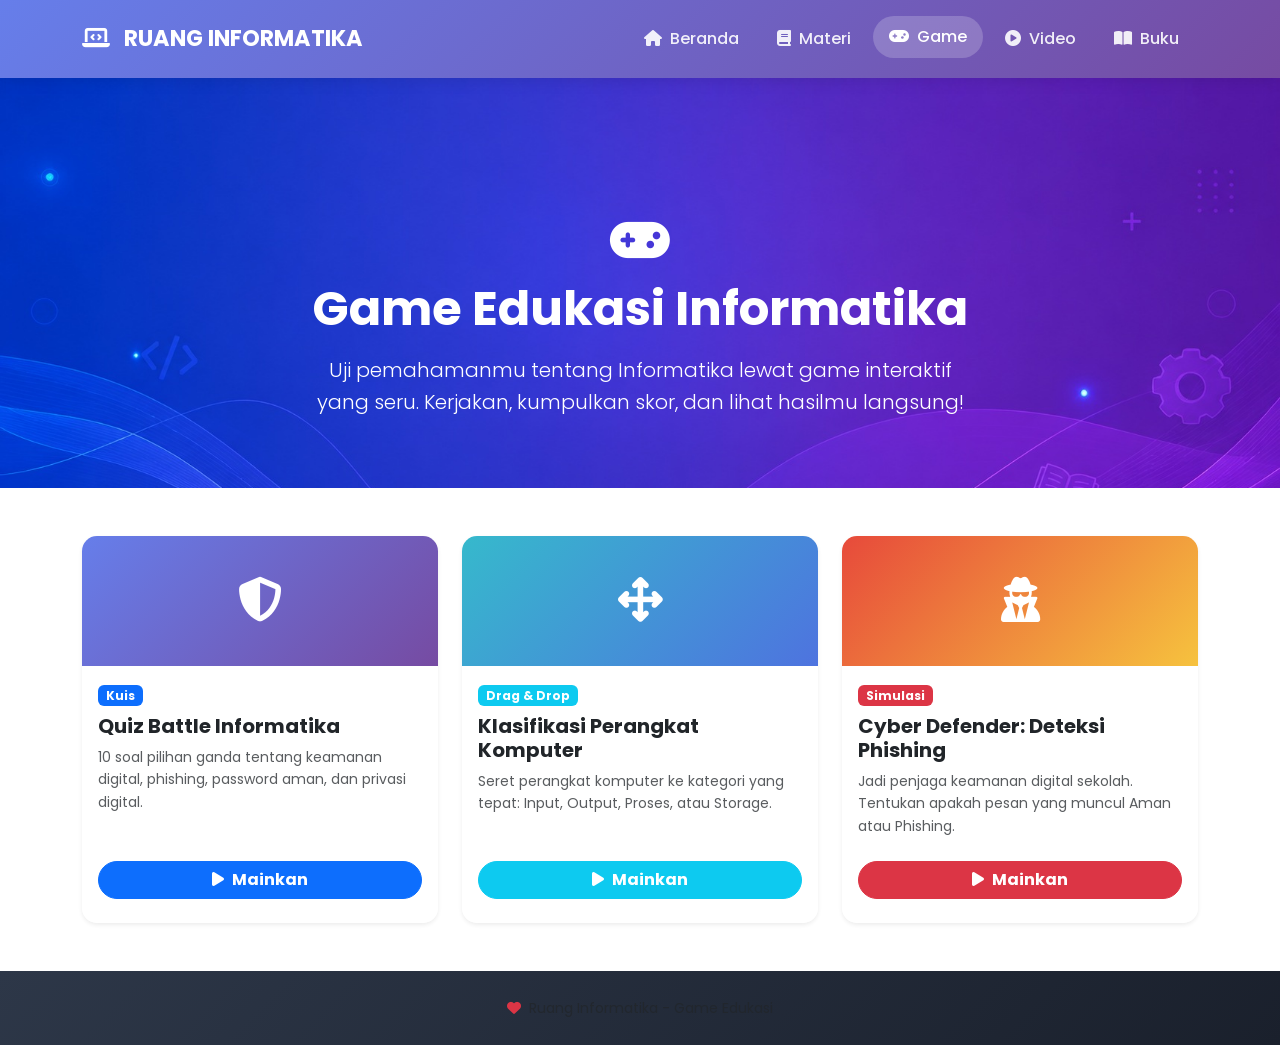
<file: game.html>
<!DOCTYPE html>
<html lang="id">
<head>
<meta charset="UTF-8">
<meta name="viewport" content="width=device-width, initial-scale=1.0">
<title>Game Edukasi - Ruang Informatika</title>
<link href="https://cdn.jsdelivr.net/npm/bootstrap@5.3.2/dist/css/bootstrap.min.css" rel="stylesheet">
<link href="https://fonts.googleapis.com/css2?family=Poppins:wght@300;400;500;600;700&display=swap" rel="stylesheet">
<link rel="stylesheet" href="https://cdnjs.cloudflare.com/ajax/libs/font-awesome/6.4.2/css/all.min.css">
<link rel="stylesheet" href="style.css">
</head>
<body>

<!-- NAVBAR -->
<nav class="navbar navbar-expand-lg navbar-dark fixed-top" id="mainNav">
    <div class="container">
        <a class="navbar-brand" href="index.html#beranda">
            <i class="fas fa-laptop-code me-2"></i>
            <span class="fw-bold">RUANG INFORMATIKA</span>
        </a>
        <button class="navbar-toggler" type="button" data-bs-toggle="collapse" data-bs-target="#navbarNav">
            <span class="navbar-toggler-icon"></span>
        </button>
        <div class="collapse navbar-collapse" id="navbarNav">
            <ul class="navbar-nav ms-auto">
                <li class="nav-item"><a class="nav-link" href="index.html#beranda"><i class="fas fa-home me-1"></i> Beranda</a></li>
                <li class="nav-item"><a class="nav-link" href="materi.html"><i class="fas fa-book me-1"></i> Materi</a></li>
                <li class="nav-item"><a class="nav-link active" href="game.html"><i class="fas fa-gamepad me-1"></i> Game</a></li>
                <li class="nav-item"><a class="nav-link" href="index.html#video"><i class="fas fa-play-circle me-1"></i> Video</a></li>
                <li class="nav-item"><a class="nav-link" href="index.html#buku"><i class="fas fa-book-open me-1"></i> Buku</a></li>
            </ul>
        </div>
    </div>
</nav>

<!-- HERO GAME -->
<section class="game-hero d-flex align-items-center">
    <div class="container text-center text-white">
        <i class="fas fa-gamepad fa-3x mb-3 opacity-90"></i>
        <h1 class="fw-bold display-5 mb-3">Game Edukasi Informatika</h1>
        <p class="lead mb-0 mx-auto" style="max-width:650px;">
            Uji pemahamanmu tentang Informatika lewat game interaktif yang seru.
            Kerjakan, kumpulkan skor, dan lihat hasilmu langsung!
        </p>
    </div>
</section>

<!-- DAFTAR GAME -->
<section class="py-5" id="daftar-game">
    <div class="container">
        <div class="row g-4" id="gameListRow">

            <!-- Card Game 1 -->
            <div class="col-md-6 col-lg-4">
                <div class="card game-card h-100 border-0 shadow-sm">
                    <div class="card-img-top game-card-icon bg-gradient-primary">
                        <i class="fas fa-shield-halved"></i>
                    </div>
                    <div class="card-body">
                        <span class="badge bg-primary mb-2">Kuis</span>
                        <h5 class="card-title fw-bold">Quiz Battle Informatika</h5>
                        <p class="card-text text-muted small">10 soal pilihan ganda tentang keamanan digital, phishing, password aman, dan privasi digital.</p>
                    </div>
                    <div class="card-footer bg-white border-0 pb-4">
                        <button class="btn btn-primary w-100 rounded-pill fw-bold btn-mainkan" data-game="quiz">
                            <i class="fas fa-play me-2"></i>Mainkan
                        </button>
                    </div>
                </div>
            </div>

            <!-- Card Game 2 -->
            <div class="col-md-6 col-lg-4">
                <div class="card game-card h-100 border-0 shadow-sm">
                    <div class="card-img-top game-card-icon bg-gradient-info">
                        <i class="fas fa-arrows-up-down-left-right"></i>
                    </div>
                    <div class="card-body">
                        <span class="badge bg-info mb-2">Drag & Drop</span>
                        <h5 class="card-title fw-bold">Klasifikasi Perangkat Komputer</h5>
                        <p class="card-text text-muted small">Seret perangkat komputer ke kategori yang tepat: Input, Output, Proses, atau Storage.</p>
                    </div>
                    <div class="card-footer bg-white border-0 pb-4">
                        <button class="btn btn-info w-100 rounded-pill fw-bold text-white btn-mainkan" data-game="dragdrop">
                            <i class="fas fa-play me-2"></i>Mainkan
                        </button>
                    </div>
                </div>
            </div>

            <!-- Card Game 3 -->
            <div class="col-md-6 col-lg-4">
                <div class="card game-card h-100 border-0 shadow-sm">
                    <div class="card-img-top game-card-icon bg-gradient-danger">
                        <i class="fas fa-user-secret"></i>
                    </div>
                    <div class="card-body">
                        <span class="badge bg-danger mb-2">Simulasi</span>
                        <h5 class="card-title fw-bold">Cyber Defender: Deteksi Phishing</h5>
                        <p class="card-text text-muted small">Jadi penjaga keamanan digital sekolah. Tentukan apakah pesan yang muncul Aman atau Phishing.</p>
                    </div>
                    <div class="card-footer bg-white border-0 pb-4">
                        <button class="btn btn-danger w-100 rounded-pill fw-bold btn-mainkan" data-game="cyber">
                            <i class="fas fa-play me-2"></i>Mainkan
                        </button>
                    </div>
                </div>
            </div>

        </div>
    </div>
</section>

<!-- AREA PERMAINAN (tersembunyi sampai dipilih) -->
<section class="py-5 d-none" id="gameArea">
    <div class="container">
        <button class="btn btn-outline-secondary btn-sm mb-4" id="btnKembaliDaftar">
            <i class="fas fa-arrow-left me-1"></i> Kembali ke Daftar Game
        </button>
        <div id="gameContent"></div>
    </div>
</section>

<!-- MODAL FORM IDENTITAS SISWA -->
<div class="modal fade" id="identitasModal" tabindex="-1" aria-hidden="true">
  <div class="modal-dialog modal-dialog-centered">
    <div class="modal-content" style="border-radius:15px;">
      <div class="modal-header" style="background:linear-gradient(135deg,#667eea 0%,#764ba2 100%); color:#fff; border:none;">
        <h5 class="modal-title fw-bold"><i class="fas fa-id-card me-2"></i>Identitas Siswa</h5>
        <button type="button" class="btn-close btn-close-white" data-bs-dismiss="modal"></button>
      </div>
      <div class="modal-body p-4">
        <p class="text-muted small">Isi data diri sebelum mulai bermain. Hasil permainanmu akan tercatat.</p>
        <form id="formIdentitas">
            <div class="mb-3">
                <label class="form-label fw-semibold">Nama Siswa</label>
                <input type="text" class="form-control" id="inputNama" required placeholder="Contoh: Budi Santoso">
            </div>
            <div class="mb-3">
                <label class="form-label fw-semibold">Kelas</label>
                <input type="text" class="form-control" id="inputKelas" required placeholder="Contoh: X TJKT 1">
            </div>
            <button type="submit" class="btn w-100 fw-bold text-white" style="background:linear-gradient(135deg,#667eea 0%,#764ba2 100%); border-radius:10px; padding:10px;">
                <i class="fas fa-play me-2"></i>Mulai Bermain
            </button>
        </form>
      </div>
    </div>
  </div>
</div>

<!-- FOOTER -->
<footer class="footer py-4">
    <div class="container text-center">
        <small class="text-muted"><i class="fas fa-heart text-danger me-1"></i> Ruang Informatika - Game Edukasi</small>
    </div>
</footer>

<button id="backToTop" class="btn btn-primary rounded-circle shadow" title="Kembali ke Atas">
    <i class="fas fa-arrow-up"></i>
</button>

<script src="https://cdn.jsdelivr.net/npm/bootstrap@5.3.2/dist/js/bootstrap.bundle.min.js"></script>
<script src="js/google-sheet.js"></script>
<script src="js/game.js"></script>
</body>
</html>
</file>
<file: style.css>
/* ============================================ */
/* STYLE.CSS - Gaya Tampilan Website            */
/* Dibuat untuk: Belajar Informatika SMK Fase E */
/* ============================================ */

/* --- Variabel Warna (CSS Custom Properties) --- */
:root {
    --primary-color: #4e73df;
    --secondary-color: #858796;
    --success-color: #1cc88a;
    --info-color: #36b9cc;
    --warning-color: #f6c23e;
    --danger-color: #e74a3b;
    --dark-color: #5a5c69;
    --light-color: #f8f9fc;
    --font-family: 'Poppins', sans-serif;
}

/* --- Reset & Base Styles --- */
* {
    margin: 0;
    padding: 0;
    box-sizing: border-box;
}

body {
    font-family: var(--font-family);
    background-color: #ffffff;
    color: #333;
    line-height: 1.6;
    padding-top: 76px; /* Ruang untuk navbar fixed */
}

html {
    scroll-behavior: smooth; /* Scroll halus saat klik navigasi */
}

/* ============================================ */
/* NAVBAR - Gaya Navigasi                       */
/* ============================================ */
#mainNav {
    background: linear-gradient(135deg, #667eea 0%, #764ba2 100%);
    padding: 1rem 0;
    transition: all 0.3s ease;
    box-shadow: 0 2px 15px rgba(0,0,0,0.1);
}

#mainNav.navbar-scrolled {
    padding: 0.5rem 0;
    background: linear-gradient(135deg, #667eea 0%, #764ba2 100%);
    box-shadow: 0 4px 20px rgba(0,0,0,0.15);
}

.navbar-brand {
    font-size: 1.4rem;
    color: #fff !important;
}

.nav-link {
    color: rgba(255,255,255,0.9) !important;
    font-weight: 500;
    padding: 0.5rem 1rem !important;
    border-radius: 25px;
    transition: all 0.3s ease;
    margin: 0 3px;
}

.nav-link:hover,
.nav-link.active {
    color: #fff !important;
    background-color: rgba(255,255,255,0.2);
    transform: translateY(-2px);
}

/* ============================================ */
/* HERO SECTION - Halaman Utama                 */
/* ============================================ */
.hero-section {
    min-height: 100vh;
    background-image: url('images/hero-bg.jpg');
    background-size: cover;
    background-position: center;
    background-repeat: no-repeat;
    color: white;
    position: relative;
    padding: 120px 0 100px;
}

.hero-icon {
    animation: float 3s ease-in-out infinite;
}

.hero-icon i {
    font-size: 5rem;
    color: rgba(255,255,255,0.9);
}

@keyframes float {
    0%, 100% { transform: translateY(0); }
    50% { transform: translateY(-20px); }
}

.hero-section h1 {
    text-shadow: 2px 2px 4px rgba(0,0,0,0.2);
}

.hero-section .lead {
    font-size: 1.2rem;
    opacity: 0.95;
}

/* Tombol Hero */
.hero-section .btn-primary {
    background-color: #fff;
    color: #667eea;
    border: 2px solid #fff;
    font-weight: 600;
    transition: all 0.3s ease;
}

.hero-section .btn-primary:hover {
    background-color: transparent;
    color: #fff;
    transform: translateY(-3px);
    box-shadow: 0 10px 25px rgba(0,0,0,0.2);
}

.hero-section .btn-outline-light {
    border: 2px solid rgba(255,255,255,0.8);
    font-weight: 600;
    transition: all 0.3s ease;
}

.hero-section .btn-outline-light:hover {
    background-color: rgba(255,255,255,0.2);
    transform: translateY(-3px);
    box-shadow: 0 10px 25px rgba(0,0,0,0.2);
}

/* Wave SVG di bawah hero */
.wave-bottom {
    position: absolute;
    bottom: 0;
    left: 0;
    width: 100%;
    line-height: 0;
}

.wave-bottom svg {
    display: block;
    width: 100%;
    height: 80px;
}

/* ============================================ */
/* SECTION STYLES - Judul & Divider             */
/* ============================================ */
.section-title {
    color: #2d3748;
    position: relative;
    display: inline-block;
}

.divider {
    width: 60px;
    height: 4px;
    background: linear-gradient(135deg, #667eea 0%, #764ba2 100%);
    border-radius: 2px;
    margin-top: 15px;
}

/* ============================================ */
/* MATERI SECTION - Card Styles                 */
/* ============================================ */
.materi-card {
    border-radius: 15px;
    overflow: hidden;
    transition: all 0.3s ease;
    background: white;
}

.materi-card:hover {
    transform: translateY(-10px);
    box-shadow: 0 15px 35px rgba(0,0,0,0.1) !important;
}

/* Gradient backgrounds untuk card image */
.bg-gradient-primary { background: linear-gradient(135deg, #667eea 0%, #764ba2 100%); }
.bg-gradient-info { background: linear-gradient(135deg, #36b9cc 0%, #4e73df 100%); }
.bg-gradient-success { background: linear-gradient(135deg, #1cc88a 0%, #36b9cc 100%); }
.bg-gradient-warning { background: linear-gradient(135deg, #f6c23e 0%, #e74a3b 100%); }
.bg-gradient-danger { background: linear-gradient(135deg, #e74a3b 0%, #f6c23e 100%); }
.bg-gradient-secondary { background: linear-gradient(135deg, #858796 0%, #5a5c69 100%); }

.materi-card .card-body {
    padding: 1.5rem;
}

.materi-card .card-title {
    color: #2d3748;
    margin-bottom: 0.75rem;
}

.materi-card .badge {
    font-size: 0.75rem;
    padding: 0.4em 0.8em;
    border-radius: 20px;
}

/* Tab Pills */
.nav-pills .nav-link {
    color: #667eea !important;
    background-color: transparent;
    border: 2px solid #667eea;
    border-radius: 30px;
    padding: 0.6rem 1.5rem;
    font-weight: 600;
    margin: 0 5px 10px;
    transition: all 0.3s ease;
}

.nav-pills .nav-link:hover {
    background-color: #667eea;
    color: white !important;
}

.nav-pills .nav-link.active {
    background: linear-gradient(135deg, #667eea 0%, #764ba2 100%);
    border-color: transparent;
    color: white !important;
    box-shadow: 0 5px 15px rgba(102, 126, 234, 0.4);
}

/* ============================================ */
/* VIDEO SECTION - Card Video                   */
/* ============================================ */
.video-card {
    border-radius: 15px;
    overflow: hidden;
    transition: all 0.3s ease;
}

.video-card:hover {
    transform: translateY(-5px);
    box-shadow: 0 15px 35px rgba(0,0,0,0.12) !important;
}

.video-card .ratio {
    background-color: #000;
}

.video-card iframe {
    border: none;
}

.video-card .card-body {
    padding: 1.25rem;
}

/* ============================================ */
/* FOOTER - Bagian Bawah                        */
/* ============================================ */
.footer {
    background: linear-gradient(135deg, #2d3748 0%, #1a202c 100%);
    color: rgba(255,255,255,0.8);
}

.footer strong {
    color: white;
}

/* ============================================ */
/* BACK TO TOP BUTTON                           */
/* ============================================ */
#backToTop {
    position: fixed;
    bottom: 30px;
    right: 30px;
    width: 50px;
    height: 50px;
    display: none;
    align-items: center;
    justify-content: center;
    z-index: 1000;
    background: linear-gradient(135deg, #667eea 0%, #764ba2 100%);
    border: none;
    transition: all 0.3s ease;
}

#backToTop:hover {
    transform: translateY(-5px);
    box-shadow: 0 8px 20px rgba(102, 126, 234, 0.4);
}

#backToTop.show {
    display: flex;
}

/* ============================================ */
/* RESPONSIVE DESIGN - Mobile Friendly          */
/* ============================================ */
@media (max-width: 768px) {
    body {
        padding-top: 70px;
    }

    .hero-section {
        padding: 80px 0 60px;
        min-height: auto;
    }

    .hero-icon i {
        font-size: 3.5rem;
    }

    .hero-section h1 {
        font-size: 2rem;
    }

    .hero-section .lead {
        font-size: 1rem;
    }

    .nav-pills .nav-link {
        padding: 0.5rem 1rem;
        font-size: 0.9rem;
    }

    .materi-card,
    .video-card,
    .artikel-card {
        margin-bottom: 1rem;
    }
}

@media (max-width: 576px) {
    .hero-section h1 {
        font-size: 1.6rem;
    }

    .section-title {
        font-size: 1.5rem;
    }

    .navbar-brand {
        font-size: 1.1rem;
    }
}

/* ============================================ */
/* ANIMATIONS - Efek Tambahan                   */
/* ============================================ */
.fade-in {
    animation: fadeIn 0.8s ease-in;
}

@keyframes fadeIn {
    from { opacity: 0; transform: translateY(20px); }
    to { opacity: 1; transform: translateY(0); }
}

/* Selection color */
::selection {
    background-color: #667eea;
    color: white;
}

/* Scrollbar styling */
::-webkit-scrollbar {
    width: 10px;
}

::-webkit-scrollbar-track {
    background: #f1f1f1;
}

::-webkit-scrollbar-thumb {
    background: linear-gradient(135deg, #667eea 0%, #764ba2 100%);
    border-radius: 5px;
}

::-webkit-scrollbar-thumb:hover {
    background: linear-gradient(135deg, #764ba2 0%, #667eea 100%);
}
/* Styling khusus untuk section buku agar sesuai tema */
#buku {
  background-image: url('images/buku-bg.svg');
  background-size: cover;
  background-position: center;
  background-repeat: no-repeat;
}

#buku .card {
  transition: transform 0.3s ease, box-shadow 0.3s ease;
}

#buku .card:hover {
  transform: translateY(-10px);
  box-shadow: 0 20px 40px rgba(0,0,0,0.2) !important;
}

#buku .btn:hover {
  opacity: 0.9;
  transform: scale(1.02);
}
/* ============================================ */
/* GAME PAGE - Halaman Game Edukasi             */
/* ============================================ */
.game-hero {
    background-image: url('images/hero-bg.jpg');
    background-size: cover;
    background-position: center;
    background-repeat: no-repeat;
    padding: 140px 0 70px;
}

.game-card {
    border-radius: 15px;
    overflow: hidden;
    transition: all 0.3s ease;
}

.game-card:hover {
    transform: translateY(-8px);
    box-shadow: 0 15px 35px rgba(0,0,0,0.12) !important;
}

.game-card-icon {
    height: 130px;
    display: flex;
    align-items: center;
    justify-content: center;
    color: #fff;
    font-size: 2.8rem;
}

/* --- Quiz --- */
.quiz-box {
    background: #fff;
    border-radius: 15px;
    box-shadow: 0 5px 25px rgba(0,0,0,0.08);
    padding: 2rem;
    max-width: 700px;
    margin: 0 auto;
}

.quiz-progress {
    height: 10px;
    border-radius: 10px;
    overflow: hidden;
}

.quiz-option {
    display: block;
    width: 100%;
    text-align: left;
    border: 2px solid #e2e8f0;
    border-radius: 10px;
    padding: 0.75rem 1rem;
    margin-bottom: 10px;
    background: #fff;
    transition: all 0.2s ease;
    cursor: pointer;
}

.quiz-option:hover {
    border-color: #667eea;
    background: #f3f4fd;
}

.quiz-option.correct {
    border-color: #1cc88a;
    background: #e7f9f1;
}

.quiz-option.wrong {
    border-color: #e74a3b;
    background: #fdeceb;
}

/* --- Drag & Drop --- */
.dnd-item {
    background: linear-gradient(135deg, #667eea 0%, #764ba2 100%);
    color: #fff;
    padding: 10px 16px;
    border-radius: 10px;
    margin: 6px;
    cursor: grab;
    font-weight: 600;
    display: inline-block;
    box-shadow: 0 3px 8px rgba(0,0,0,0.15);
}

.dnd-item.dragging { opacity: 0.4; }

.dnd-pool {
    background: #f8f9fc;
    border: 2px dashed #c3c6e0;
    border-radius: 15px;
    padding: 15px;
    min-height: 90px;
}

.dnd-category {
    background: #fff;
    border: 2px dashed #667eea;
    border-radius: 15px;
    padding: 15px;
    min-height: 130px;
}

.dnd-category.dragover {
    background: #f0f1fc;
    border-color: #764ba2;
}

.dnd-category h6 {
    color: #667eea;
    font-weight: 700;
}

/* --- Cyber Defender --- */
.cyber-case {
    background: #fff;
    border-radius: 15px;
    box-shadow: 0 5px 25px rgba(0,0,0,0.08);
    padding: 2rem;
    max-width: 700px;
    margin: 0 auto;
}

.cyber-message {
    background: #f8f9fc;
    border-left: 4px solid #667eea;
    border-radius: 10px;
    padding: 1rem 1.25rem;
    margin-bottom: 1.5rem;
}

/* --- Result --- */
.game-result {
    text-align: center;
    max-width: 500px;
    margin: 0 auto;
    background: #fff;
    border-radius: 15px;
    box-shadow: 0 5px 25px rgba(0,0,0,0.08);
    padding: 2.5rem;
}

.game-result .score-circle {
    width: 130px;
    height: 130px;
    border-radius: 50%;
    background: linear-gradient(135deg, #667eea 0%, #764ba2 100%);
    color: #fff;
    display: flex;
    align-items: center;
    justify-content: center;
    font-size: 2rem;
    font-weight: 700;
    margin: 0 auto 1.5rem;
}
</file>
